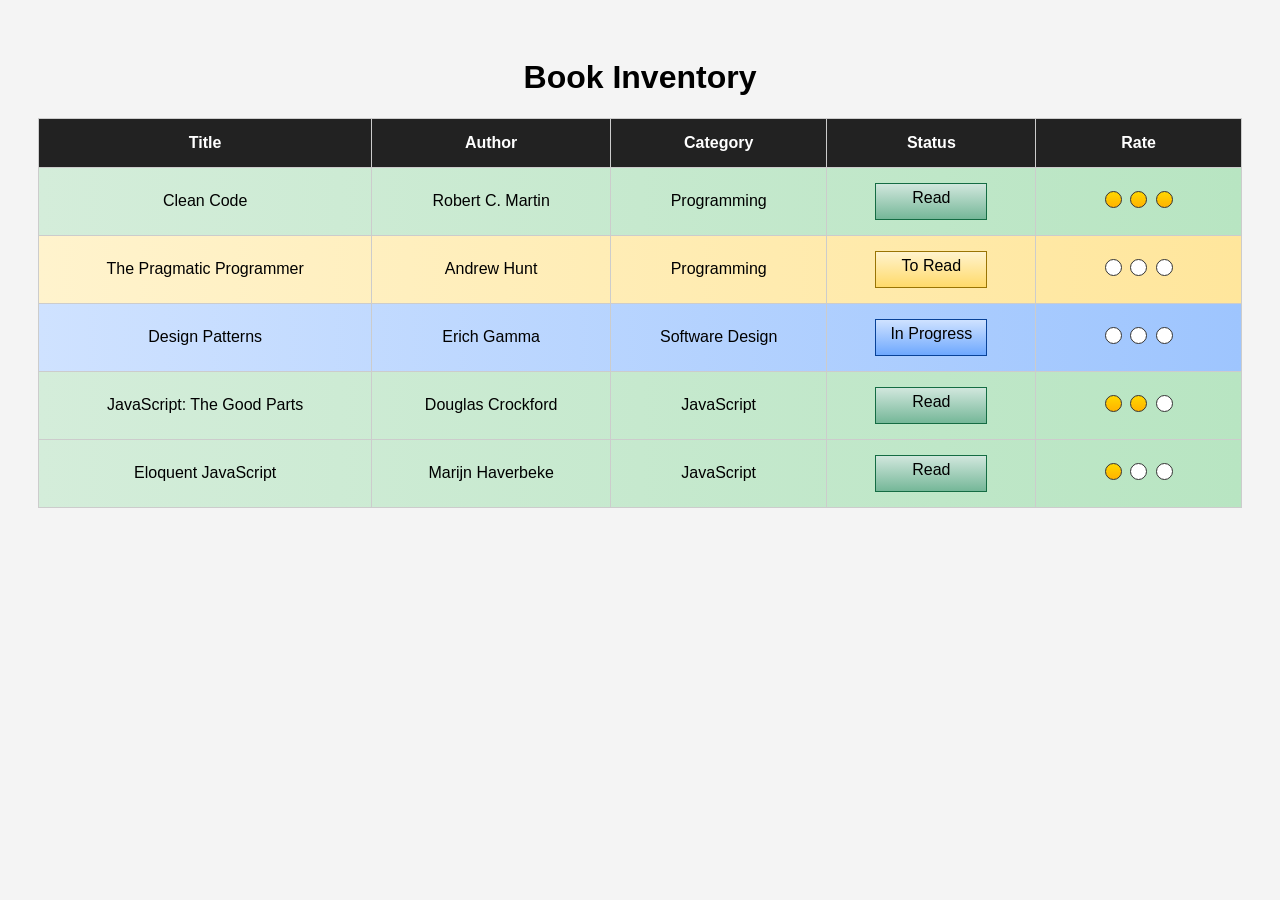
<file: HTML and CSS/Build a Book Inventory App/index.html>
<!DOCTYPE html>
<html lang="en">
<head>
  <meta charset="UTF-8">
  <meta name="viewport" content="width=device-width, initial-scale=1.0">
  <title>Book Inventory</title>
  <link rel="stylesheet" href="styles.css">
</head>
<body>

  <h1>Book Inventory</h1>

  <table>
    <thead>
      <tr>
        <th>Title</th>
        <th>Author</th>
        <th>Category</th>
        <th>Status</th>
        <th>Rate</th>
      </tr>
    </thead>

    <tbody>
      <tr class="read">
        <td>Clean Code</td>
        <td>Robert C. Martin</td>
        <td>Programming</td>
        <td>
          <span class="status">Read</span>
        </td>
        <td>
          <span class="rate three">
            <span></span>
            <span></span>
            <span></span>
          </span>
        </td>
      </tr>

      <tr class="to-read">
        <td>The Pragmatic Programmer</td>
        <td>Andrew Hunt</td>
        <td>Programming</td>
        <td>
          <span class="status">To Read</span>
        </td>
        <td>
          <span class="rate">
            <span></span>
            <span></span>
            <span></span>
          </span>
        </td>
      </tr>

      <tr class="in-progress">
        <td>Design Patterns</td>
        <td>Erich Gamma</td>
        <td>Software Design</td>
        <td>
          <span class="status">In Progress</span>
        </td>
        <td>
          <span class="rate">
            <span></span>
            <span></span>
            <span></span>
          </span>
        </td>
      </tr>

      <tr class="read">
        <td>JavaScript: The Good Parts</td>
        <td>Douglas Crockford</td>
        <td>JavaScript</td>
        <td>
          <span class="status">Read</span>
        </td>
        <td>
          <span class="rate two">
            <span></span>
            <span></span>
            <span></span>
          </span>
        </td>
      </tr>

      <tr class="read">
        <td>Eloquent JavaScript</td>
        <td>Marijn Haverbeke</td>
        <td>JavaScript</td>
        <td>
          <span class="status">Read</span>
        </td>
        <td>
          <span class="rate one">
            <span></span>
            <span></span>
            <span></span>
          </span>
        </td>
      </tr>
    </tbody>
  </table>

</body>
</html>
</file>
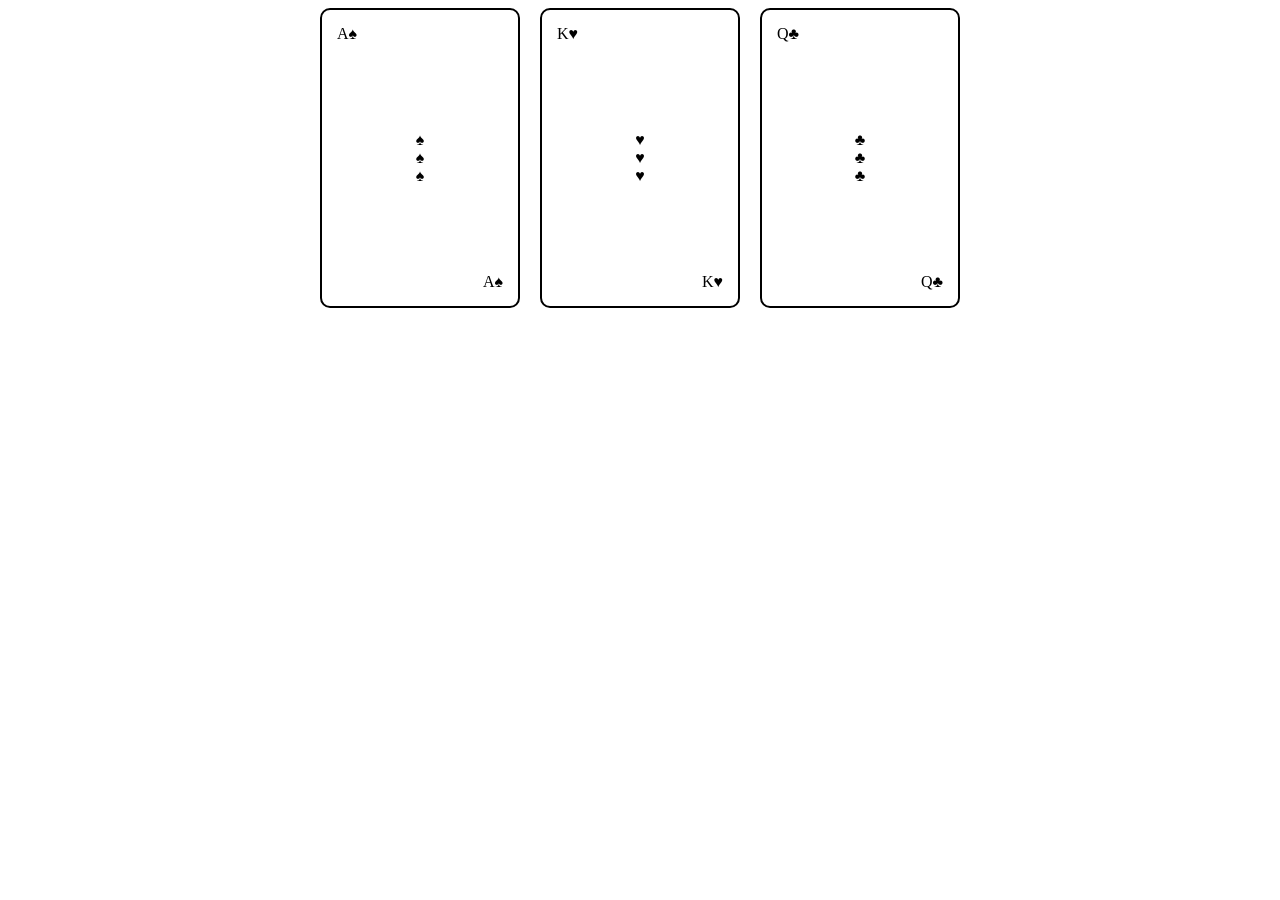
<file: HTML and CSS/Build a Page of Playing Cards/index.html>
<!DOCTYPE html>
<html lang="en">
<head>
  <meta charset="UTF-8">
  <meta name="viewport" content="width=device-width, initial-scale=1.0">
  <title>Playing Cards</title>
  <link rel="stylesheet" href="styles.css">
</head>
<body>

  <main id="playing-cards">

    <div class="card">
      <div class="left">A♠</div>
      <div class="middle">
        <span>♠</span>
        <span>♠</span>
        <span>♠</span>
      </div>
      <div class="right">A♠</div>
    </div>

    <div class="card">
      <div class="left">K♥</div>
      <div class="middle">
        <span>♥</span>
        <span>♥</span>
        <span>♥</span>
      </div>
      <div class="right">K♥</div>
    </div>

    <div class="card">
      <div class="left">Q♣</div>
      <div class="middle">
        <span>♣</span>
        <span>♣</span>
        <span>♣</span>
      </div>
      <div class="right">Q♣</div>
    </div>

  </main>

</body>
</html>
</file>
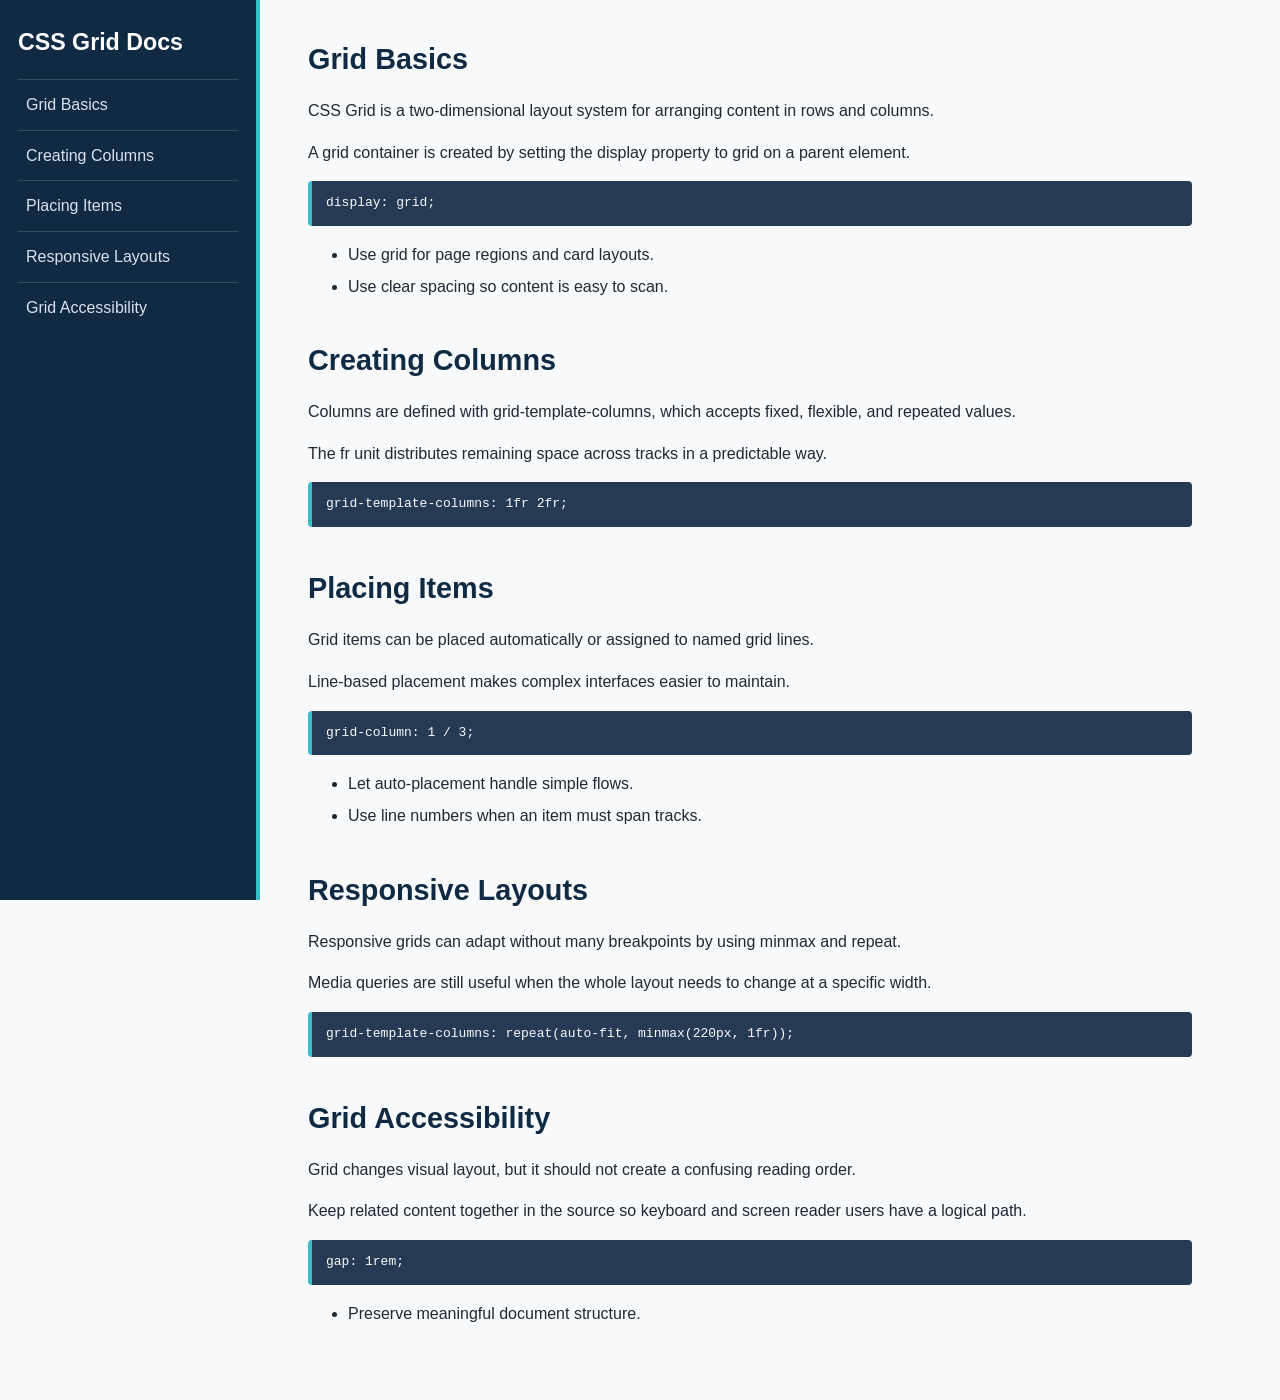
<file: HTML and CSS/Build a Technical Documentation Page/index.html>
<!DOCTYPE html>
<html lang="en">
  <head>
    <meta charset="UTF-8" />
    <meta name="viewport" content="width=device-width, initial-scale=1.0" />
    <title>CSS Grid Documentation</title>
    <link rel="stylesheet" href="styles.css" />
  </head>
  <body>
    <nav id="navbar">
      <header>CSS Grid Docs</header>
      <a class="nav-link" href="#Grid_Basics">Grid Basics</a>
      <a class="nav-link" href="#Creating_Columns">Creating Columns</a>
      <a class="nav-link" href="#Placing_Items">Placing Items</a>
      <a class="nav-link" href="#Responsive_Layouts">Responsive Layouts</a>
      <a class="nav-link" href="#Grid_Accessibility">Grid Accessibility</a>
    </nav>

    <main id="main-doc">
      <section class="main-section" id="Grid_Basics">
        <header>Grid Basics</header>
        <p>CSS Grid is a two-dimensional layout system for arranging content in rows and columns.</p>
        <p>A grid container is created by setting the display property to grid on a parent element.</p>
        <code>display: grid;</code>
        <ul>
          <li>Use grid for page regions and card layouts.</li>
          <li>Use clear spacing so content is easy to scan.</li>
        </ul>
      </section>

      <section class="main-section" id="Creating_Columns">
        <header>Creating Columns</header>
        <p>Columns are defined with grid-template-columns, which accepts fixed, flexible, and repeated values.</p>
        <p>The fr unit distributes remaining space across tracks in a predictable way.</p>
        <code>grid-template-columns: 1fr 2fr;</code>
      </section>

      <section class="main-section" id="Placing_Items">
        <header>Placing Items</header>
        <p>Grid items can be placed automatically or assigned to named grid lines.</p>
        <p>Line-based placement makes complex interfaces easier to maintain.</p>
        <code>grid-column: 1 / 3;</code>
        <ul>
          <li>Let auto-placement handle simple flows.</li>
          <li>Use line numbers when an item must span tracks.</li>
        </ul>
      </section>

      <section class="main-section" id="Responsive_Layouts">
        <header>Responsive Layouts</header>
        <p>Responsive grids can adapt without many breakpoints by using minmax and repeat.</p>
        <p>Media queries are still useful when the whole layout needs to change at a specific width.</p>
        <code>grid-template-columns: repeat(auto-fit, minmax(220px, 1fr));</code>
      </section>

      <section class="main-section" id="Grid_Accessibility">
        <header>Grid Accessibility</header>
        <p>Grid changes visual layout, but it should not create a confusing reading order.</p>
        <p>Keep related content together in the source so keyboard and screen reader users have a logical path.</p>
        <code>gap: 1rem;</code>
        <ul>
          <li>Preserve meaningful document structure.</li>
        </ul>
      </section>
    </main>
  </body>
</html>
</file>
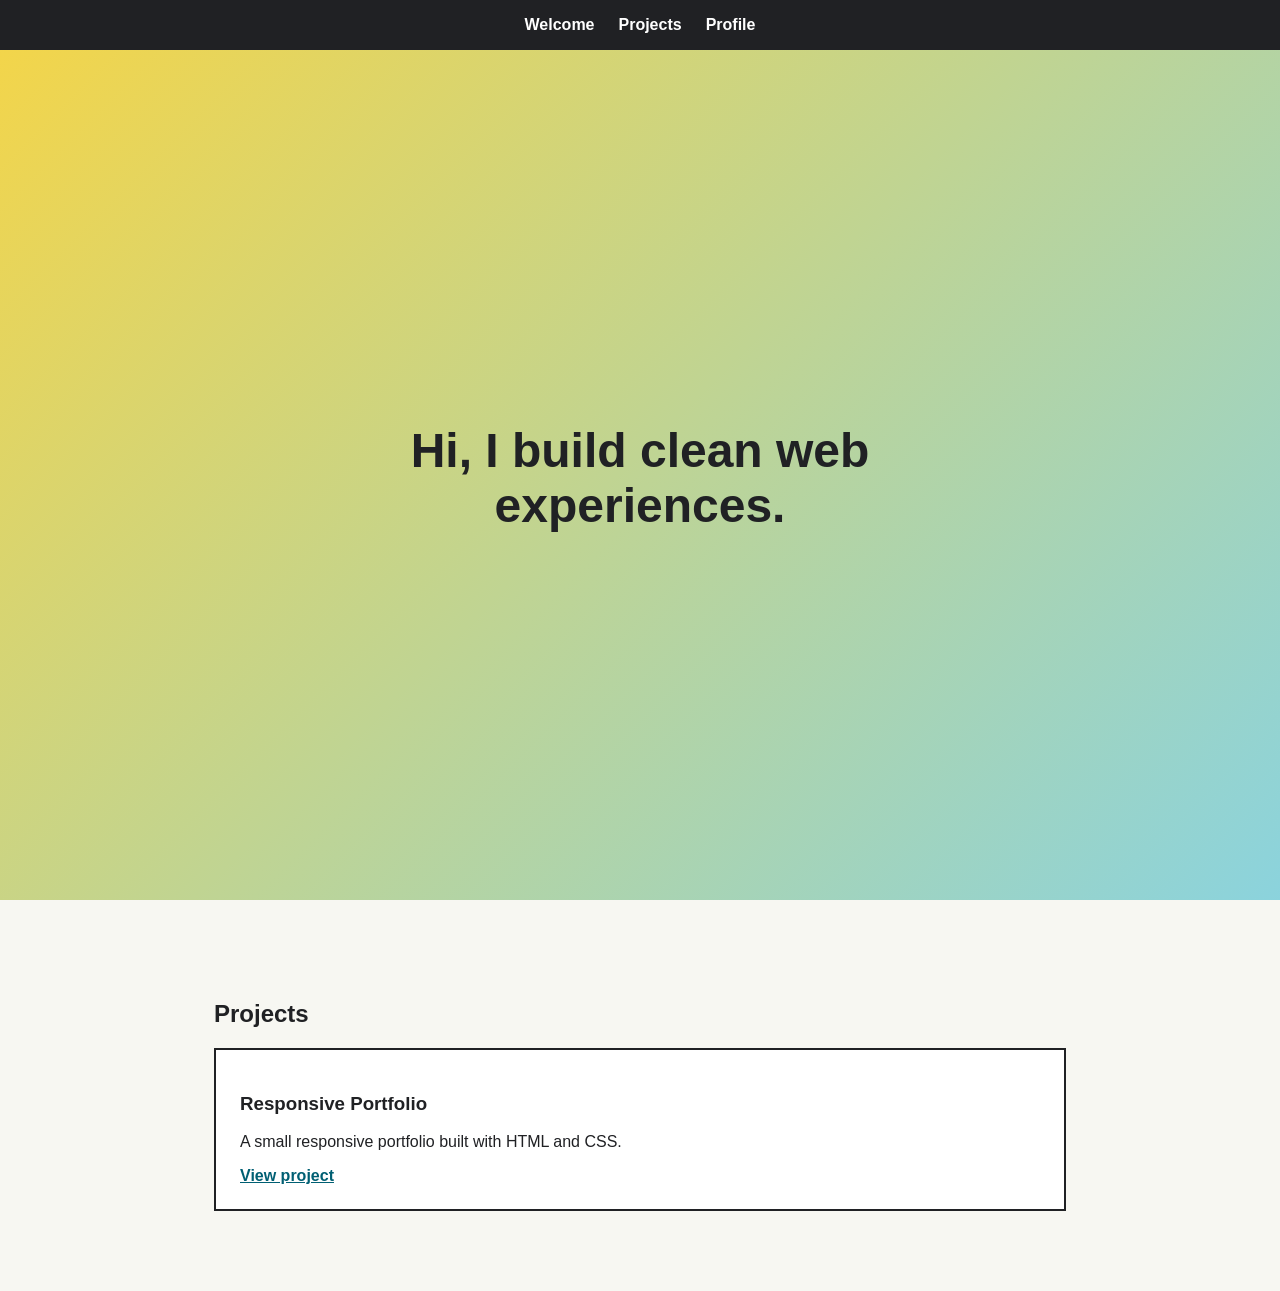
<file: HTML and CSS/Solution for Build a Personal Portfolio Webpage/index.html>
<!DOCTYPE html>
<html lang="en">
  <head>
    <meta charset="UTF-8" />
    <meta name="viewport" content="width=device-width, initial-scale=1.0" />
    <title>Personal Portfolio</title>
    <link rel="stylesheet" href="styles.css" />
  </head>
  <body>
    <nav id="navbar">
      <a href="#welcome-section">Welcome</a>
      <a href="#project-section">Projects</a>
      <a id="profile-link" href="https://www.freecodecamp.org/timtt" target="_blank">Profile</a>
    </nav>

    <section id="welcome-section">
      <h1>Hi, I build clean web experiences.</h1>
    </section>

    <section id="project-section">
      <h2>Projects</h2>
      <article class="project-tile">
        <h3>Responsive Portfolio</h3>
        <p>A small responsive portfolio built with HTML and CSS.</p>
        <a href="https://www.freecodecamp.org/learn" target="_blank">View project</a>
      </article>
    </section>
  </body>
</html>
</file>
<file: HTML and CSS/Build a Book Inventory App/styles.css>
body {
  font-family: Arial, sans-serif;
  background-color: #f4f4f4;
  padding: 30px;
}

h1 {
  text-align: center;
}

table {
  width: 100%;
  border-collapse: collapse;
  background-color: white;
}

th,
td {
  padding: 15px;
  border: 1px solid #ccc;
  text-align: center;
}

th {
  background-color: #222;
  color: white;
}

/* Read rows */
tr[class="read"] {
  background-image: linear-gradient(
    90deg,
    #d4edda,
    #b8e5c2
  );
}

/* To Read rows */
tr[class="to-read"] {
  background-image: linear-gradient(
    90deg,
    #fff3cd,
    #ffe69c
  );
}

/* In Progress rows */
tr[class="in-progress"] {
  background-image: linear-gradient(
    90deg,
    #cfe2ff,
    #9ec5fe
  );
}

/* All spans */
span {
  display: inline-block;
}

/* To Read status */
tr[class="to-read"] span[class="status"] {
  border: 1px solid #997404;
  background-image: linear-gradient(
    #fff3cd,
    #ffda6a
  );
}

/* Read status */
tr[class="read"] span[class="status"] {
  border: 1px solid #146c43;
  background-image: linear-gradient(
    #d1e7dd,
    #75b798
  );
}

/* In Progress status */
tr[class="in-progress"] span[class="status"] {
  border: 1px solid #084298;
  background-image: linear-gradient(
    #cfe2ff,
    #6ea8fe
  );
}

/* Status and rate */
span[class="status"],
span[class^="rate"] {
  height: 25px;
  width: 100px;
  padding: 5px;
}

/* Rating circles */
span[class^="rate"] > span {
  border: 1px solid #333;
  border-radius: 50%;
  margin: 2px;
  height: 15px;
  width: 15px;
  background-color: white;
}

/* One-star rating */
span[class~="one"] > span:first-child {
  background-image: linear-gradient(
    #ffd700,
    #ffb300
  );
}

/* Two-star rating */
span[class~="two"] > span:first-child,
span[class~="two"] > span:nth-child(2) {
  background-image: linear-gradient(
    #ffd700,
    #ffb300
  );
}

/* Three-star rating */
span[class~="three"] > span {
  background-image: linear-gradient(
    #ffd700,
    #ffb300
  );
}
</file>
<file: HTML and CSS/Build a Page of Playing Cards/styles.css>
#playing-cards {
  display: flex;
  justify-content: center;
  flex-wrap: wrap;
  gap: 20px;
}

.card {
  width: 200px;
  height: 300px;

  display: flex;
  justify-content: space-between;

  border: 2px solid black;
  border-radius: 10px;
  padding: 15px;
  box-sizing: border-box;
}

.left {
  align-self: flex-start;
}

.middle {
  align-self: center;
  display: flex;
  flex-direction: column;
}

.right {
  align-self: flex-end;
}
</file>
<file: HTML and CSS/Build a Technical Documentation Page/styles.css>
* {
  box-sizing: border-box;
}

body {
  margin: 0;
  color: #1f2933;
  background: #f7f9fb;
  font-family: Arial, Helvetica, sans-serif;
  line-height: 1.6;
}

#navbar {
  position: fixed;
  top: 0;
  left: 0;
  width: 260px;
  height: 100vh;
  padding: 24px 18px;
  background: #102a43;
  border-right: 4px solid #38bec9;
  overflow-y: auto;
}

#navbar header {
  color: #ffffff;
  font-size: 1.45rem;
  font-weight: 700;
  margin-bottom: 18px;
}

.nav-link {
  display: block;
  color: #d9e2ec;
  text-decoration: none;
  padding: 12px 8px;
  border-top: 1px solid rgba(255, 255, 255, 0.15);
}

.nav-link:hover {
  color: #ffffff;
  background: rgba(255, 255, 255, 0.08);
}

#main-doc {
  margin-left: 260px;
  padding: 36px 48px;
  max-width: 980px;
}

.main-section {
  margin-bottom: 38px;
}

.main-section header {
  font-size: 1.8rem;
  color: #102a43;
  font-weight: 700;
}

code {
  display: block;
  padding: 12px 14px;
  margin: 12px 0;
  color: #f8fafc;
  background: #243b53;
  border-left: 4px solid #38bec9;
  border-radius: 4px;
  white-space: pre-wrap;
}

li {
  margin-bottom: 6px;
}

@media (max-width: 760px) {
  #navbar {
    position: static;
    width: 100%;
    height: auto;
    border-right: 0;
    border-bottom: 4px solid #38bec9;
  }

  #main-doc {
    margin-left: 0;
    padding: 24px 18px;
  }
}
</file>
<file: HTML and CSS/Solution for Build a Personal Portfolio Webpage/styles.css>
* {
  box-sizing: border-box;
}

html {
  scroll-behavior: smooth;
}

body {
  margin: 0;
  font-family: Arial, sans-serif;
  color: #202124;
  background: #f7f7f2;
}

#navbar {
  position: fixed;
  top: 0;
  left: 0;
  width: 100%;
  z-index: 10;
  display: flex;
  justify-content: center;
  gap: 24px;
  padding: 16px;
  background: #202124;
}

#navbar a {
  color: white;
  text-decoration: none;
  font-weight: bold;
}

#welcome-section {
  height: 100vh;
  display: flex;
  align-items: center;
  justify-content: center;
  padding: 80px 24px 24px;
  text-align: center;
  background: linear-gradient(135deg, #f5d547, #8bd3dd);
}

#welcome-section h1 {
  max-width: 720px;
  font-size: 3rem;
}

#project-section {
  padding: 80px 24px;
  max-width: 900px;
  margin: 0 auto;
}

.project-tile {
  border: 2px solid #202124;
  padding: 24px;
  background: white;
}

.project-tile a {
  color: #005f73;
  font-weight: bold;
}

@media (max-width: 600px) {
  #navbar {
    gap: 12px;
    padding: 12px;
  }

  #welcome-section h1 {
    font-size: 2rem;
  }
}
</file>
